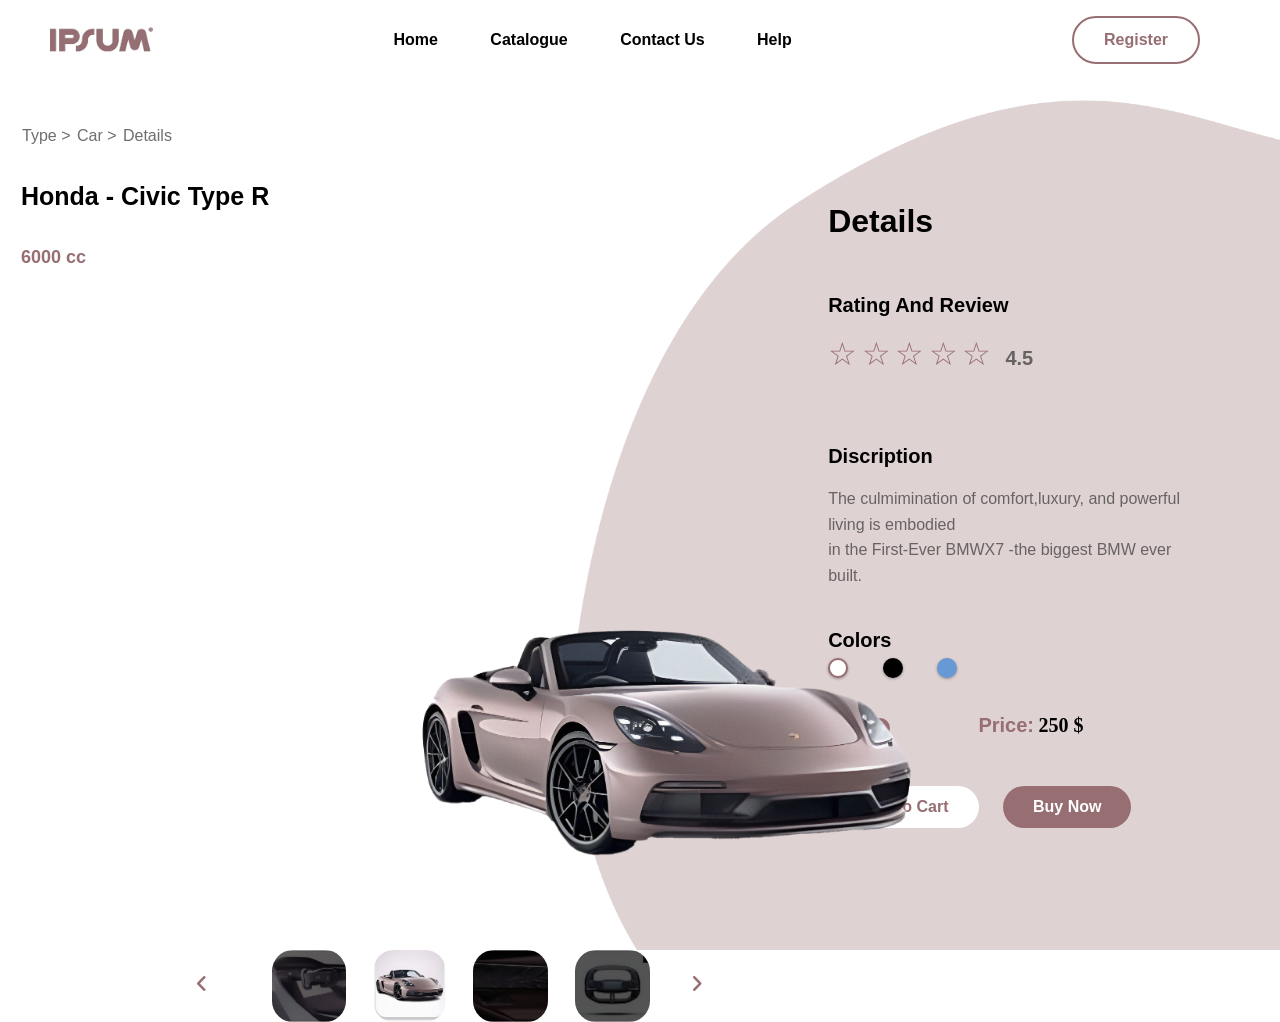
<file: detiles/Details.html>
<html lang="en">
<head>
    <meta charset="UTF-8">
    <meta name="viewport" content="width=device-width, initial-scale=1.0">
    <title>Document</title>
    <link rel="stylesheet"href="https://cdn-uicons.flaticon.com/uicons-regular-rounded/css/uicons-regular-rounded.css"/>
    <link rel="stylesheet"href="https://cdn-uicons.flaticon.com/uicons-brands/css/uicons-brands.css"/>
    <link rel="stylesheet" href="Details.css">
    <!-- Google Fonts Link For Icons -->
    <link rel="stylesheet" href="https://fonts.googleapis.com/css2?family=Material+Symbols+Rounded:opsz,wght,FILL,GRAD@48,400,0,0" />
    <link rel="stylesheet" href="https://cdnjs.cloudflare.com/ajax/libs/font-awesome/6.2.0/css/all.min.css">

</head>
<body>
  
  <section class="home">
    <nav>
        <div class="logo">
            <img src="../img/Logo.png" alt="logo" />
          </div>
        <ul >
            <li>
              <a href="#"> Home</a>
            </li>
            <li>
              <a href="#"> Catalogue</a>
            </li>
            <li>
              <a href="#"> Contact Us</a>
            </li>
            <li>
                <a href="#"> Help</a>
              </li>
        </ul>
        <div class="cart-profile">
            <a href="../cart/cart.html" alt="cart" class="cart"  
              ><i class="fi fi-rr-shopping-cart" ></i
            ></a>
        <a href="#" class="btn-register">Register</a>
        </div>
    </nav>

</section>



    
    <div class="right">

      <img src="../img/Vector 3.png" alt=""   class="image">

      
      <div class="text">
      <h1 class="details">Details</h1> 
      <br>
      <br>
      <br>
      <span class="rat"> Rating And Review </span>

      <br> <br>


      <!-- starcode -->
         <div class="stara_rating">
          <button class="star">&#9734;</button>
          <button class="star">&#9734;</button>
          <button class="star">&#9734;</button>
          <button class="star">&#9734;</button>
          <button class="star">&#9734;</button>

          <span class="four">4.5</span>
         </div>
         
      
         
<br>
<br>
<br>
<br>

      <span class="discription"> Discription</span>
      <br>
      <br>
      <p class="par"> The culmimination of comfort,luxury, and powerful <br>
        living is embodied <br>
        in the First-Ever BMWX7 -the biggest BMW ever <br>
        built.
      </p>
      <br>
      <br>


      <div class="product-color">
        <span class="color-word"> Colors</span>
        <br>
        <div class="color-choose">
          <div>
          <input data-image="white" type="radio" id="white" name="color" value="white" >
          <label for="white"><span></span></label>
        </div>

        <div>
          <input data-image="black" type="radio" id="black" name="color" value="black">
    <label for="black"><span></span></label>
    </div>


    <div>
      <input data-image="blue" type="radio" id="blue" name="color" value="blue">
<label for="blue"><span></span></label>
</div>

   </div>
   <br>
   <br>

<div class="circle">
  <div>
    <input data-image="white2" type="radio" id="white2" name="coloro" value="white2" >
          <label for="white2"><span></span></label>
          <span class="w">_</span>
  </div>

   <div><span class="num"> 1</span><div></div>

  <div>
    <input data-image="brown" type="radio" id="brown" name="coloro" value="brown" >
          <label for="brown"><span></span></label>
          <span class="plus">+</span>
  </div>
</div>
  
  <div class="pprice" ><span class="price"> Price:</span> <span class="price1">250 $ </span></div>
</div>
</div>

<br>

<a href="#"  class="cart-btn"> Add To Cart</a>

<a href="#"  class="buying"> Buy Now</a>

</div>
</div>
</div>


<section class="left" >
  <aside >

  <ul  class="side">

  <li> 
    <a href="#"> Type > </a> 
  </li>

  <li> 
    <a href="#"> Car ></a>
  </li>

  <li >
<a href="#"> Details </a>
  </li>
  </ul>
     </aside>
     <br>
     <br>

     <p class="honda"> Honda - Civic Type R</p>
     <br>
     <br>

     <SPan class="six">6000 cc</SPan>
</section>




<section class="pic">

  <img    class = picture src="../img/car-right.png" alt="">
</section>




          <div class="wrapper">
        <i id="left" class="fa-solid fa-angle-left"></i>
           <div class="carousel">
          <img  src="../img/page3.png" alt="img" draggable="false">
          <img  src="../img/page3-2.png" alt="img" draggable="false">
          <img  src="../img/page3-3.png" alt="img" draggable="false">
          <img  src="../img/page3-4.png" alt="img" draggable="false">
        </div>
        <i id="right" class="fa-solid fa-angle-right"></i>
      </div>





      <script>
        const allStars=document.querySelectorAll('.star');
        allStars.forEach((star,i)=>{
            star.onclick=function(){
                let current_star_level = i+1;
                allStars.forEach((star,j)=>{
                    if(current_star_level >=j+1)
                    {
                        star.innerHTML='&#9733';
                    }else{
                        star.innerHTML='&#9734';
    
                    }
    
                
                })
    
                }
            }
        )
       </script>






  </body>
</html>



















 

</body>
</html>
</file>
<file: detiles/Details.css>
:root{
    --primaryColor:#000000;
    --secondaryColor:#976E72;
    --bgColor:#FFFFFF;
  }
  *{
    margin: 0;
    padding: 0;
    box-sizing: border-box;
  }
  html{
    font-family: "josefin Sans",sans-serif;
    font-size: 16px;
  }
  .home{
    width: 100%;
    height: 100vh;
    background-color: var(--bgColor);
    display: flex;
    flex-direction: column;
  }
  nav{
    padding-top: 1rem;
    padding-left: var(--padding);
    padding-right: var(--padding);
    display: flex;
    justify-content: space-between;
    align-items: center;
  }
  nav .logo {
    display: flex;
    align-items: center;
    padding-left: 50px;
  }
  nav .logo img {
    height: 25px;
    width: auto;
  
  }
  nav ul li{
    list-style-type: none;
    display: inline-block;
    margin: 0.8rem 1.5rem;
  }
  nav ul li a{
    font-weight: bold;
    color: var(--primaryColor);
    text-decoration: none;
    text-transform: 2s;
  }
  nav ul li a:hover{
    color: var(--secondaryColor);
    text-decoration: underline;
    text-decoration-thickness: 2px;
    
  }
  
  nav .cart-profile {
    display: flex;
    justify-content: center;
    align-items: flex-end;
    gap: 2.5rem;
    padding-right: 80px;
  }
  
  nav .cart-profile .cart {
    text-decoration: none;
    color: var(--secondaryColor);
    text-decoration: none;
    font-size: 1.2rem;
    position: relative;
    padding-bottom: 10px;
  }
  
  .btn-register{
    background-color: #FFFFFF;
    color: var(--secondaryColor);
    text-decoration: none;
    font-weight: bold;
    padding: 0.81rem 1.87rem;
    border-radius: 30px;
    border: 2px solid;
  }
  
  .right {
    position: absolute;
    right: 0px;
    top: 100px;
  
  } .image{
   width: 710px;
   height: 850px;
  } 
   
  .text{
     position: absolute; 
     top: 103px;
     right: 100px;
    }
     
  .rat,
  .discription
  {
      font-weight: bold;
      font-size: 20px;
  }
  
  .stara_rating{
    user-select: none;
    
  }
   .star{
    font-size: 2rem;
    color: var(--secondaryColor);
    background-color: unset;
    border: none;
  }
  .star:hover{
    cursor: pointer;
  } 
    .four{
  
      color: rgba(68, 65, 65, 0.77);
      font-weight: bold;
      display: inline-block;
      font-size: 20px;
      font-family:Arial, Helvetica, sans-serif;
      margin-left: 10px;
    }
  
  .par{
    line-height: 160%;
    color: rgba(68, 65, 65, 0.77);
  }
  
  .product-color {
      margin-bottom: 30px;
    }
     
    .color-choose div {
      display: inline-block;
      width: 50px;
  
    }
     
    .color-choose input[type="radio"] {
      display: none;
     
    }
     
    .color-choose input[type="radio"] + label span {
      display: inline-block;
      width: 20px;
      height: 20px;
      margin: 2px 4px 0 0;
      vertical-align: middle;
      cursor: pointer;
      border-radius: 50%;
     
      box-shadow: 0 1px 3px 0 rgba(0,0,0,0.33);
    }
     
    .color-choose input[type="radio"]#white+ label span {
      background-color: rgb(255, 255, 255);
  
      border: 2px solid rgb(151, 110, 114 , 1);
    }
    .color-choose input[type="radio"]#black + label span {
      background-color: rgb(0, 0, 1);
    }
    .color-choose input[type="radio"]#blue + label span {
      background-color: rgb(103, 153, 213 ,1);
    }
     
    .color-choose input[type="radio"]:checked + label span {
      background-image: url(images/check-icn.svg);
      background-repeat: no-repeat;
      background-position: center;
    }
    .color-word{
      font-weight: bold;
      font-size: 20px;
      line-height: 160%;
    }
  
  .car{
  
    width: 2px;
    height: 20px;
    rotate: -90;
  }
    .circle div {
      display: inline-block;
    }
     
    .circle input[type="radio"] {
      display: none;
     position: relative;
    }
  
  
    .circle input[type="radio"] + label span {
      display: inline-block;
      width: 20px;
      height: 20px;
      margin: -1px 4px 0 0;
      vertical-align: middle;
      cursor: pointer;
      border-radius: 50%;
     
    }
  
  
      .circle input[type="radio"]#white2+ label span {
          background-color: rgb(255, 255, 255,1);}
      
  
          .circle input[type="radio"]#brown+ label span {
              background-color: var(--secondaryColor);}
  
  
      .num{
          font-weight: bold;
          
      }  
  
      .w{
          position: absolute;
          color: var(--secondaryColor);
          font-weight: bold;
      left: 11px;
      margin:-6px;
      padding: -3px;
      }
  
      .plus {
          position: absolute;
          color: rgb(255, 255, 255,1) ;
         
          left: 47px;
  }
  
  div.pprice{
  
    display: inline-block;
    margin-left: 80px;
    
  }
  
  .price{
    color: var(--secondaryColor);
    font-size: 20px;
    font-weight: bold;
  
  }
  
  .price1{
  
    color: #000000;
    font-size: 20px;
    font-weight: bold;
    font-family: cursive;
  }
         
      
  .cart-btn {
    display: inline-block;
    background-color:  rgb(255, 255, 255,1);
    border-radius: 44px;
    font-size: 16px;
    color: var(--secondaryColor);
    font-weight: bolder;
    text-decoration: none;
    padding: 12px 30px;
    transition: all .5s;
    margin-right: 20px ;
  }
  
  .buying {
    display: inline-block;
    background-color: var(--secondaryColor);
    border-radius: 66px;
    font-size: 16px;
    color:  rgb(255, 255, 255,1);
    font-weight: bolder;
    text-decoration: none;
    padding: 12px 30px;
    transition: all .5s;}
  
  
    
    .left ul li{
      list-style-type: none;
      display: inline-block;
      margin: 1px
  }
  .left ul li a{
      color:  rgba(68, 65, 65, 0.77);
      text-decoration: none;
      text-transform: 2s;
  }
  .left ul li a:focus{
      font-weight: bold;
      
  }
  .left{
    position: absolute;
    display: inline-block;
    top: 126px;
    left: 1px;
    margin-left: 20px; 
  }
  
  .honda{
    font-size:25px ;
    font-weight:bold ;
    color: black;
  }
  
  .six{
  
    color: var(--secondaryColor);
    font-size: 18px;
    font-weight: bold;
  }
  .picture{
  
    position: absolute;
    display: block;
    margin: 0 auto;
   width: 500px;
   left: 420px;
   bottom: 12px
  }
  
  .wrapper{
    max-width: 1000px;
    position: relative;
  }
  .wrapper i{
    top: 50%;
    height: 44px;
    width: 44px;
    font-size: 1.2rem;
    cursor: pointer;
    text-align: center;
    border-radius:50% ;
    line-height: 44px;
    position: absolute;
    transform:translateY(-50%);
    transition: transform 0.1s linear;
  }
  
  .wrapper i:first-child{
    top: 84px;
    left: 180px;
  }
  .wrapper i:last-child{
    top: 84px;
    right: 281px;
  }
  .wrapper .carousel {
   
    font-size: 0px;
      cursor: pointer;
      white-space: nowrap;
      overflow: hidden;
      scroll-behavior: smooth;
      position: absolute;
      right:350px;
      top: 50px;
  }
  .fa-angle-right:before{
    color: var(--secondaryColor);
  }
  .fa-angle-left:before{
    color: var(--secondaryColor);
  }
  .carousel.dragging{
    scroll-behavior: auto;
    cursor: grab;
  }
  .carousel.dragging img{
    pointer-events: none;
  
  }
  .carousel img{
    height: 72px;
    object-fit: cover;
    margin-left: 27px;
    width: auto;
    user-select: none;
    border-radius: 21px;
  }
  .carousel img:first-child{
    margin-left: 0px;
  
  }
  
  /* Styles for mobile and tablets */
  @media only screen and (max-width: 900px) {
    .carousel img {
        width: calc(100%/2);
    }  
  }
  @media only screen and (max-width: 550px) {
    .carousel img {
        width: 100%;
    }
  }
</file>
